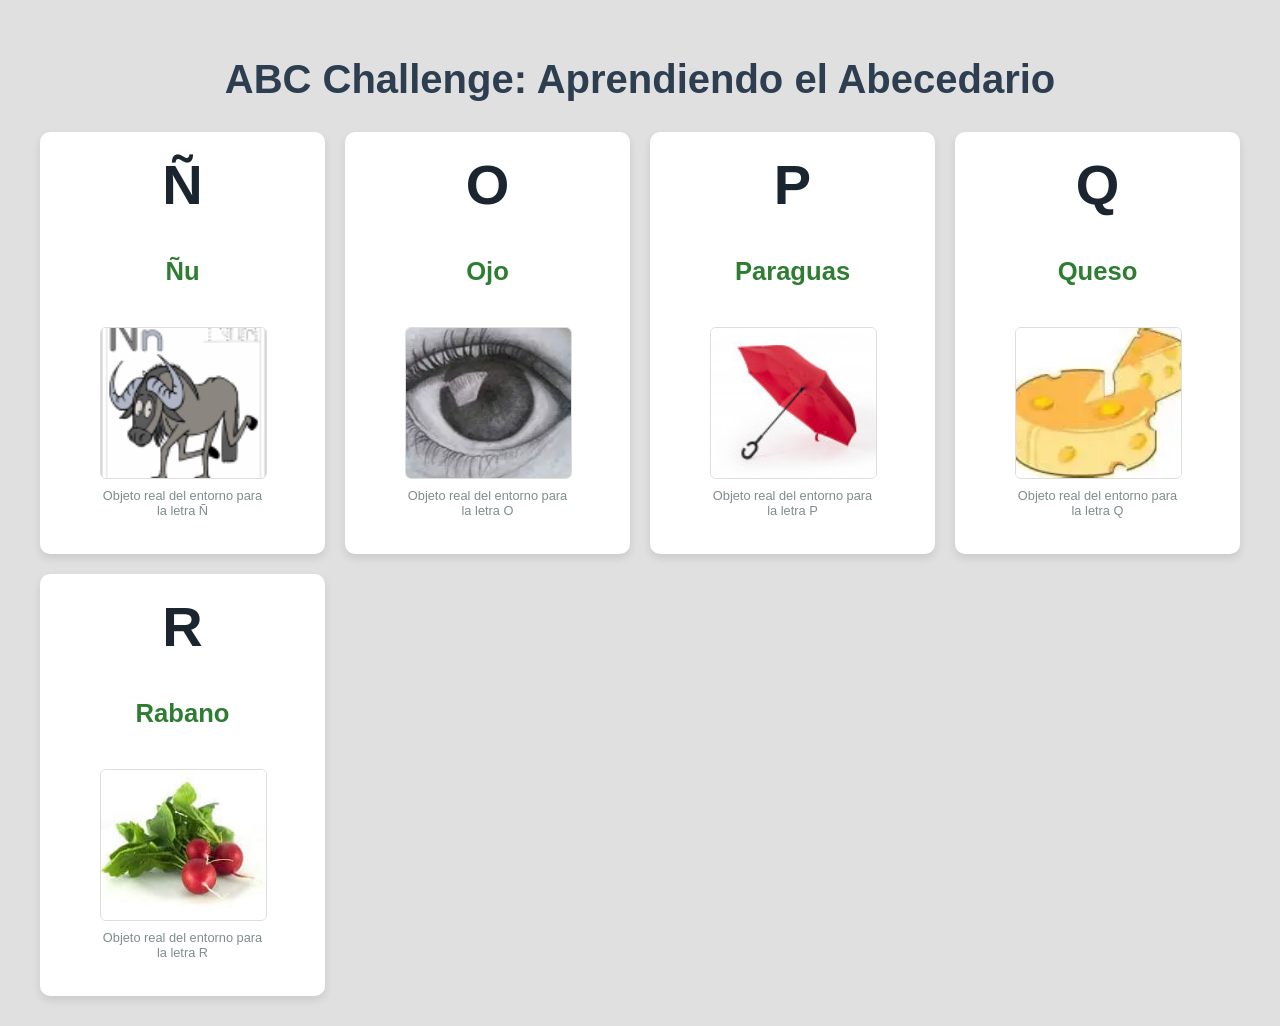
<file: abc_challenge.html>
<!DOCTYPE html>
<html lang="es">
<head>
    <meta charset="UTF-8">
    <meta name="viewport" content="width=device-width, initial-scale=1.0">
    <title>ABC Challenge - HTML & CSS</title>
    <link rel="stylesheet" href="style.css">
</head>
<body>

    <header>
        <h1>ABC Challenge: Aprendiendo el Abecedario</h1>
    </header>

    <main class="abc-container">

        <section class="letra-card">
            <header>
                <h2 class="letra-titulo">Ñ</h2>
            </header>
            <h3>Ñu</h3>
            <figure>
                <img src="./img/Ñu.png" alt="Un ñu" class="letra-imagen">
                <figcaption>Objeto real del entorno para la letra Ñ</figcaption>
            </figure>
        </section>

        <section class="letra-card">
            <header>
                <h2 class="letra-titulo">O</h2>
            </header>
            <h3>Ojo</h3>
            <figure>
                <img src="./img/Ojo.webp" alt="Un ojo" class="letra-imagen">
                <figcaption>Objeto real del entorno para la letra O</figcaption>
            </figure>
        </section>

        <section class="letra-card">
            <header>
                <h2 class="letra-titulo">P</h2>
            </header>
            <h3>Paraguas</h3>
            <figure>
                <img src="./img/Paraguas.jpg" alt="Un paraguas" class="letra-imagen">
                <figcaption>Objeto real del entorno para la letra P</figcaption>
            </figure>
        </section>

         <section class="letra-card">
            <header>
                <h2 class="letra-titulo">Q</h2>
            </header>
            <h3>Queso</h3>
            <figure>
                <img src="./img/Queso.webp" alt="Un Queso" class="letra-imagen">
                <figcaption>Objeto real del entorno para la letra Q</figcaption>
            </figure>
        </section>

        <section class="letra-card">
            <header>
                <h2 class="letra-titulo">R</h2>
            </header>
            <h3>Rabano</h3>
            <figure>
                <img src="./img/Rabano.jpg" alt="Un rabano" class="letra-imagen">
                <figcaption>Objeto real del entorno para la letra R</figcaption>
            </figure>
        </section>
    </main>
</body>
</html>
</file>
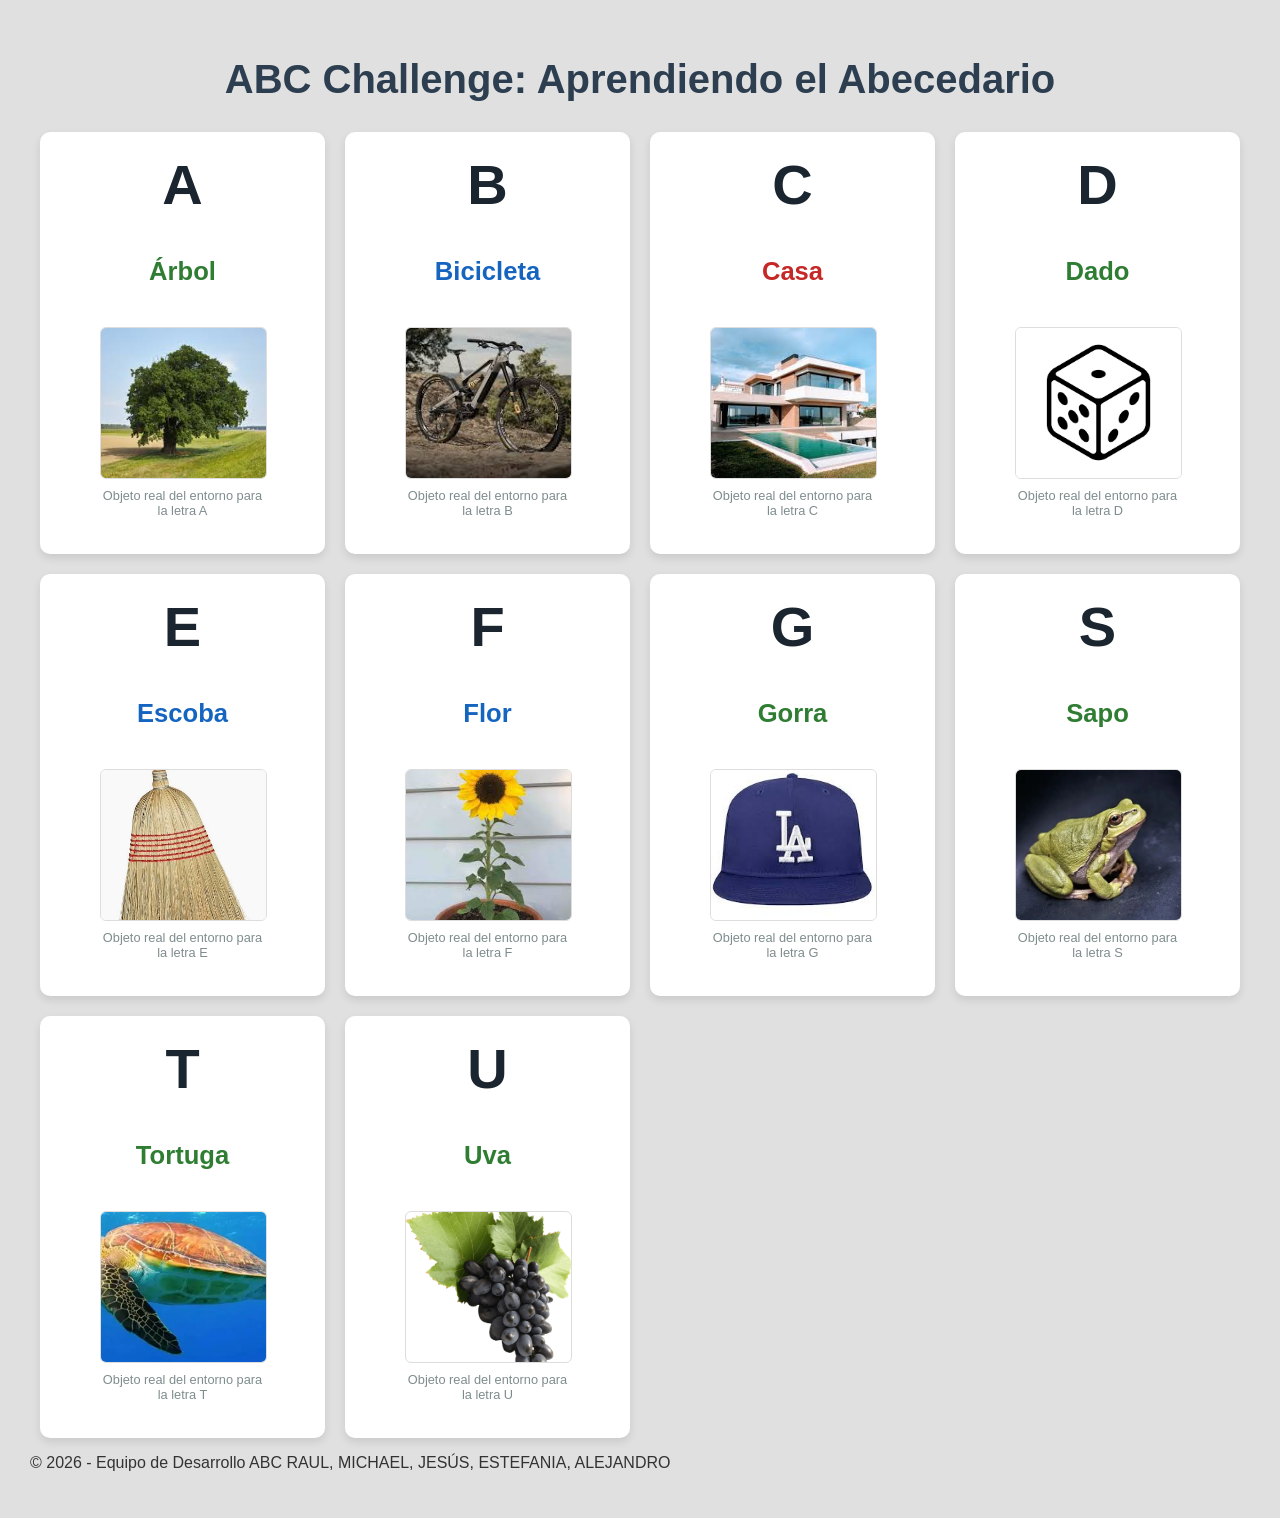
<file: abecedario.html>
<!DOCTYPE html>
<html lang="es">
<head>
    <meta charset="UTF-8">
    <meta name="viewport" content="width=device-width, initial-scale=1.0">
    <title>ABC Challenge - HTML & CSS</title>
    <!-- Vinculación de la hoja de estilos externa obligatoria -->
    <link rel="stylesheet" href="style.css">
</head>
<body>

    <header>
        <h1>ABC Challenge: Aprendiendo el Abecedario</h1>
    </header>

    <!-- Contenedor principal semántico -->
    <main class="abc-container">

        <!-- LETRA A: Referencia estructural -->
        <section class="letra-card">
            <header>
                <h2 class="letra-titulo">A</h2>
            </header>
            <!-- h3 por defecto (será verde en CSS) -->
            <h3>Árbol</h3> 
            <figure>
                <img src="img/arbol.jpg" alt="Un árbol robusto en un parque" class="letra-imagen">
                <figcaption>Objeto real del entorno para la letra A</figcaption>
            </figure>
        </section>

        <!-- LETRA B: Ejemplo con h3 específico (ej. Clase Azul) -->
        <section class="letra-card">
            <header>
                <h2 class="letra-titulo">B</h2>
            </header>
            <!-- Aplicando una de las clases específicas solicitadas -->
            <h3 class="texto-azul">Bicicleta</h3> 
            <figure>
                <img src="img/bicicleta.jpg" alt="Una bicicleta roja estacionada" class="letra-imagen">
                <figcaption>Objeto real del entorno para la letra B</figcaption>
            </figure>
        </section>

        <!-- LETRA C: Ejemplo con h3 específico (ej. Clase Roja) -->
        <section class="letra-card">
            <header>
                <h2 class="letra-titulo">C</h2>
            </header>
            <!-- Aplicando la otra clase específica solicitada -->
            <h3 class="texto-rojo">Casa</h3> 
            <figure>
                <img src="img/casa.jpg" alt="Fachada de una casa con ventanas grandes" class="letra-imagen">
                <figcaption>Objeto real del entorno para la letra C</figcaption>
            </figure>
        </section>

        <!-- LETRA D: Utiliza el h3 verde por defecto -->
        <section class="letra-card">
            <header>
                <h2 class="letra-titulo">D</h2>
            </header>
            <h3>Dado</h3> 
            <figure>
                <img src="img/dado.jpg" alt="Un dado blanco de seis caras sobre una mesa" class="letra-imagen">
                <figcaption>Objeto real del entorno para la letra D</figcaption>
            </figure>
        </section>

        <!-- LETRA E: Segundo h3 con la clase azul -->
        <section class="letra-card">
            <header>
                <h2 class="letra-titulo">E</h2>
            </header>
            <h3 class="texto-azul">Escoba</h3> 
            <figure>
                <img src="img/escoba.jpg" alt="Una escoba de paja apoyada contra la pared" class="letra-imagen">
                <figcaption>Objeto real del entorno para la letra E</figcaption>
            </figure>
        </section>

        <!-- LETRA F: Tercer h3 con la clase azul (Completando los 3 azules requeridos) -->
        <section class="letra-card">
            <header>
                <h2 class="letra-titulo">F</h2>
            </header>
            <h3 class="texto-azul">Flor</h3> 
            <figure>
                <img src="img/flor.jpg" alt="Un girasol brillante apuntando hacia el sol" class="letra-imagen">
                <figcaption>Objeto real del entorno para la letra F</figcaption>
            </figure>
        </section>

        <!-- LETRA G: Utiliza el h3 verde por defecto -->
        <section class="letra-card">
            <header>
                <h2 class="letra-titulo">G</h2>
            </header>
            <h3>Gorra</h3> 
            <figure>
                <img src="img/gorra.jpg" alt="Una gorra deportiva de color negro" class="letra-imagen">
                <figcaption>Objeto real del entorno para la letra G</figcaption>
            </figure>
        </section>

        <!-- LETRA S: Referencia estructural -->
        <section class="letra-card">
            <header>
                <h2 class="letra-titulo">S</h2>
            </header>
            <!-- h3 por defecto (será verde en CSS) -->
            <h3>Sapo</h3> 
            <figure>
                <img src="img/sapo1.webp" alt="Un sapo en un lago, croando" class="letra-imagen">
                <figcaption>Objeto real del entorno para la letra S</figcaption>
            </figure>
        </section>

        <!-- LETRA T: Referencia estructural -->
        <section class="letra-card">
            <header>
                <h2 class="letra-titulo">T</h2>
            </header>
            <!-- h3 por defecto (será verde en CSS) -->
            <h3>Tortuga</h3> 
            <figure>
                <img src="img/tortuga1.webp" alt="Una tortuga en el mar" class="letra-imagen">
                <figcaption>Objeto real del entorno para la letra T</figcaption>
            </figure>
        </section>

        <!-- LETRA U: Referencia estructural -->
        <section class="letra-card">
            <header>
                <h2 class="letra-titulo">U</h2>
            </header>
            <!-- h3 por defecto (será verde en CSS) -->
            <h3>Uva</h3> 
            <figure>
                <img src="img/uva1.png" alt="Un racimo de uvas dulces" class="letra-imagen">
                <figcaption>Objeto real del entorno para la letra U</figcaption>
            </figure>
        </section>

    </main>

    <footer>
        <p>&copy; 2026 - Equipo de Desarrollo ABC RAUL, MICHAEL, JESÚS, ESTEFANIA, ALEJANDRO</p>
    </footer>

</body>
</html>
</file>
<file: style.css>
/* ==========================================================================
   1. FONDO GENERAL Y DISEÑO DE LA PÁGINA
   ========================================================================== */

body {
    font-family: 'Segoe UI', Arial, sans-serif;
    margin: 0;
    padding: 30px;
    /* Fondo general de la página a color gris (Requisito del reto) */
    background-color: #e0e0e0; 
    color: #333333;
}

header {
    text-align: center;
    margin-bottom: 30px;
}

header h1 {
    color: #2c3e50;
    font-size: 2.5rem;
}

/* Contenedor que organiza las tarjetas en una cuadrícula (Grid) limpia */
.abc-container {
    display: grid;
    grid-template-columns: repeat(auto-fit, minmax(240px, 1fr));
    gap: 20px;
    max-width: 1200px;
    margin: 0 auto;
}

/* Estilo para la tarjeta de cada letra */
.letra-card {
    background-color: #ffffff;
    border-radius: 10px;
    padding: 20px;
    text-align: center;
    box-shadow: 0 4px 8px rgba(0, 0, 0, 0.1);
}

.letra-titulo {
    font-size: 3.5rem;
    margin: 0 0 10px 0;
    color: #1a252f;
}

/* Tamaño controlado para que las imágenes no se desborden */
.letra-imagen {
    width: 100%;
    max-width: 200px;
    height: 150px;
    object-fit: cover; /* Evita que la foto se deforme */
    border-radius: 6px;
    margin-top: 15px;
    border: 1px solid #ddd;
}

figcaption {
    font-size: 0.8rem;
    color: #7f8c8d;
    margin-top: 5px;
}

/* ==========================================================================
   2. COLORES DE LOS H3 (Requisito del reto)
   ========================================================================== */

/* Todos los elementos h3 serán VERDES por defecto */
h3 {
    font-size: 1.6rem;
    margin: 10px 0;
    color: #2e7d32; /* Verde */
    cursor: pointer;
    display: inline-block;
    transition: all 0.2s ease; /* Suaviza los cambios de color */
}

/* Clase específica para pintar de AZUL tres h3 específicos */
.texto-azul {
    color: #1565c0; /* Azul */
}

/* Clase diferente para pintar de ROJO un solo h3 específico */
.texto-rojo {
    color: #c62828; /* Rojo */
}

/* ==========================================================================
   3. INTERACTIVIDAD (Pseudo-clases HOVER y ACTIVE)
   ========================================================================== */

/* --- PASAR EL MOUSE (:hover) --- */
/* Cambian a un color diferente (Naranja/Coral) al pasar el cursor */
h3:hover {
    color: #d84315; 
}

.texto-azul:hover {
    color: #00838f; 
}

.texto-rojo:hover {
    color: #ad1457; 
}

/* --- HACER CLIC (:active) --- */
/* Cambian a un tercer color (Morado) y se encogen un poco al presionarlos */
h3:active,
.texto-azul:active,
.texto-rojo:active {
    color: #6a1b9a; /* Tercer color requerido */
    transform: scale(0.92); /* Efecto visual de botón presionado */
}
</file>
